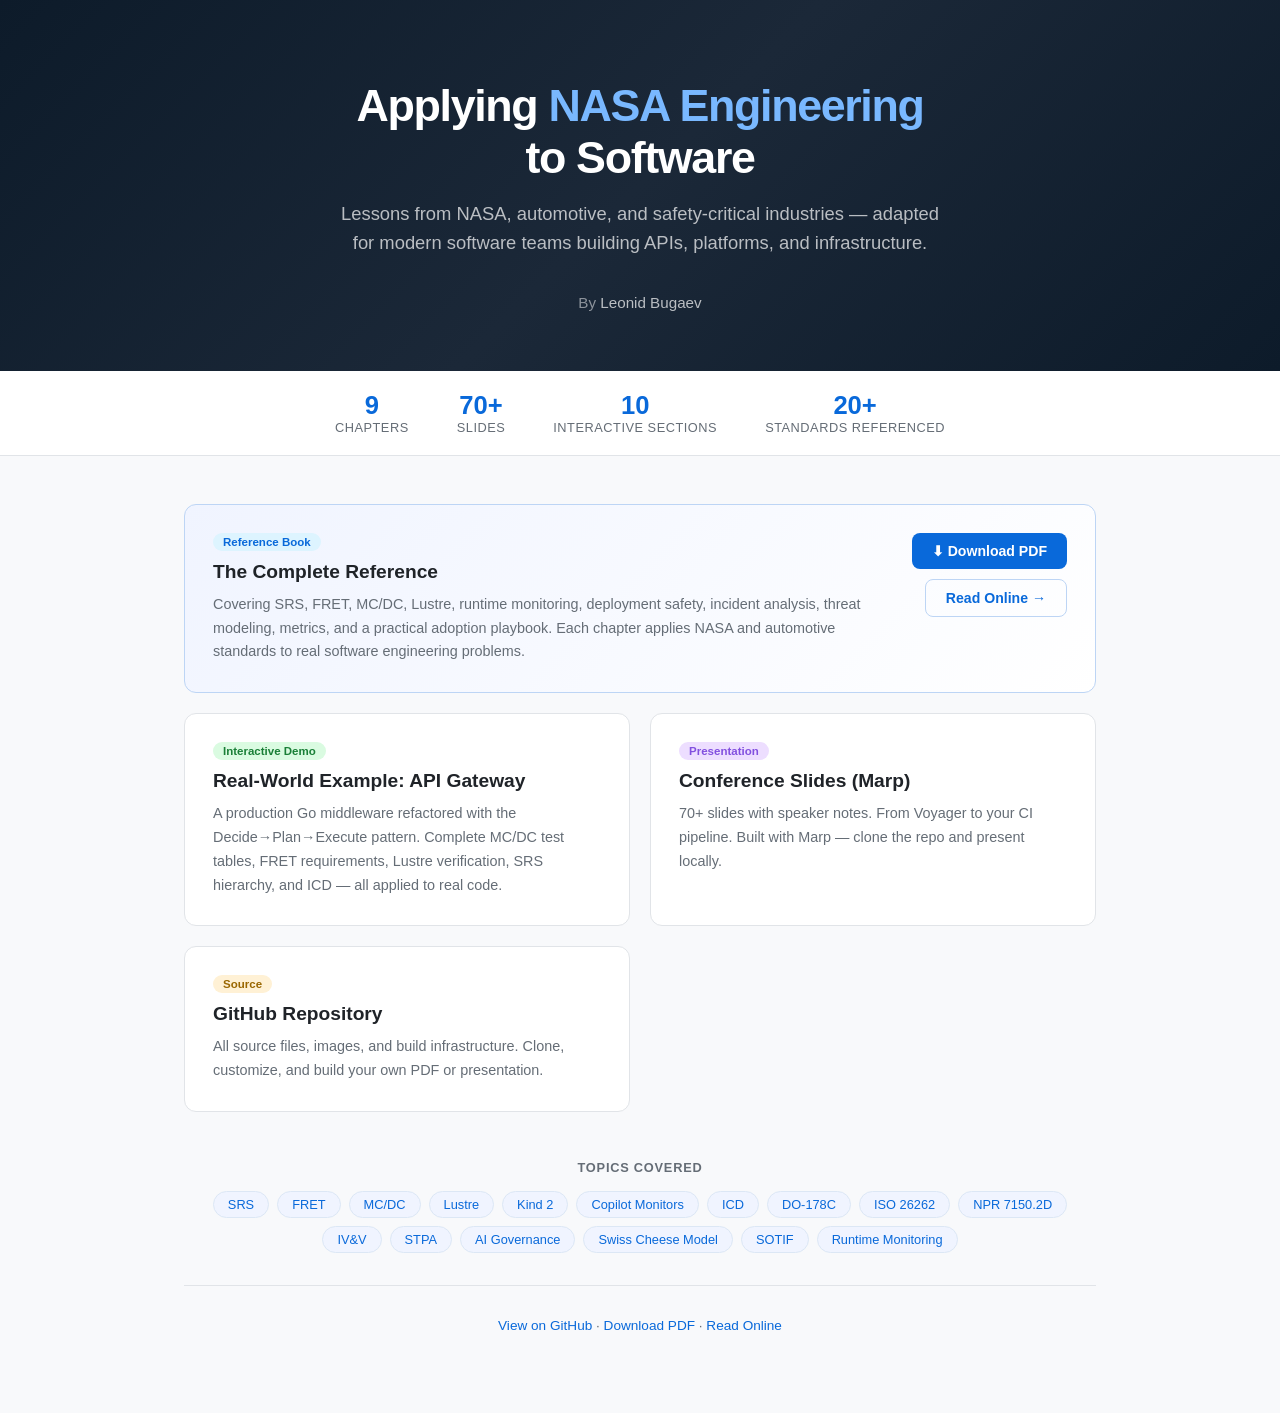
<file: index.html>
<!DOCTYPE html>
<html lang="en">
<head>
<meta charset="UTF-8">
<meta name="viewport" content="width=device-width, initial-scale=1.0">
<title>Applying NASA Engineering to Software</title>
<style>
  * { margin: 0; padding: 0; box-sizing: border-box; }

  body {
    font-family: -apple-system, BlinkMacSystemFont, 'Segoe UI', Helvetica, Arial, sans-serif;
    background: #f8f9fb;
    color: #1f2328;
    min-height: 100vh;
    padding: 0;
  }

  /* Hero */
  .hero {
    background: linear-gradient(135deg, #0d1b2a 0%, #1b2838 50%, #0d1b2a 100%);
    color: #fff;
    padding: 80px 24px 60px;
    text-align: center;
  }

  .hero h1 {
    font-size: 2.8em;
    font-weight: 800;
    letter-spacing: -0.03em;
    line-height: 1.15;
    margin-bottom: 16px;
  }

  .hero h1 .hl { color: #79b8ff; }

  .hero .subtitle {
    font-size: 1.15em;
    color: rgba(255,255,255,0.7);
    max-width: 600px;
    margin: 0 auto 36px;
    line-height: 1.6;
  }

  .hero .author {
    font-size: 0.95em;
    color: rgba(255,255,255,0.5);
    font-weight: 500;
  }

  .hero .author a { color: rgba(255,255,255,0.7); text-decoration: none; }
  .hero .author a:hover { color: #fff; }

  /* Stats bar */
  .stats-bar {
    background: #fff;
    border-bottom: 1px solid #e1e4e8;
    padding: 20px 24px;
    display: flex;
    justify-content: center;
    gap: 48px;
    flex-wrap: wrap;
  }

  .stat { text-align: center; }
  .stat-value { font-size: 1.6em; font-weight: 800; color: #0969da; }
  .stat-label { font-size: 0.8em; color: #656d76; font-weight: 500; text-transform: uppercase; letter-spacing: 0.04em; }

  /* Main content */
  .main {
    max-width: 960px;
    margin: 0 auto;
    padding: 48px 24px 80px;
  }

  .section-title {
    font-size: 0.8em;
    font-weight: 700;
    text-transform: uppercase;
    letter-spacing: 0.06em;
    color: #656d76;
    margin-bottom: 16px;
  }

  /* Cards */
  .cards {
    display: grid;
    grid-template-columns: 1fr 1fr;
    gap: 20px;
    margin-bottom: 48px;
  }

  .card-featured {
    grid-column: 1 / -1;
  }

  @media (max-width: 640px) {
    .cards { grid-template-columns: 1fr; }
    .hero h1 { font-size: 2em; }
    .stats-bar { gap: 24px; }
  }

  .card {
    background: #fff;
    border: 1px solid #e1e4e8;
    border-radius: 12px;
    padding: 28px;
    text-decoration: none;
    color: #1f2328;
    transition: all 0.2s;
    display: flex;
    flex-direction: column;
    gap: 10px;
  }

  .card:hover {
    border-color: #0969da;
    box-shadow: 0 4px 16px rgba(9,105,218,0.1);
    transform: translateY(-2px);
  }

  .card-featured {
    display: grid;
    grid-template-columns: 1fr auto;
    align-items: start;
    gap: 20px;
    background: linear-gradient(135deg, #f0f4ff 0%, #fff 100%);
    border-color: #bdd5f5;
  }

  .card-featured:hover { border-color: #0969da; }

  .card-featured .card-content {
    display: flex;
    flex-direction: column;
    gap: 10px;
  }

  .card-featured .card-actions {
    display: flex;
    flex-direction: column;
    gap: 10px;
    align-items: flex-end;
  }

  .card-title {
    font-size: 1.2em;
    font-weight: 700;
    color: #1f2328;
  }

  .card-desc {
    color: #656d76;
    font-size: 0.9em;
    line-height: 1.65;
  }

  .badge {
    display: inline-block;
    padding: 3px 10px;
    border-radius: 12px;
    font-size: 0.72em;
    font-weight: 600;
    width: fit-content;
  }

  .badge-blue { background: #ddf4ff; color: #0969da; }
  .badge-green { background: #dafbe1; color: #1a7f37; }
  .badge-purple { background: #eddeff; color: #8250df; }
  .badge-orange { background: #fff1d5; color: #9a6700; }

  .btn {
    display: inline-flex;
    align-items: center;
    gap: 6px;
    padding: 10px 20px;
    border-radius: 8px;
    font-size: 0.88em;
    font-weight: 600;
    text-decoration: none;
    transition: all 0.15s;
    white-space: nowrap;
  }

  .btn-primary {
    background: #0969da;
    color: #fff;
  }
  .btn-primary:hover { background: #0757b5; }

  .btn-outline {
    background: transparent;
    color: #0969da;
    border: 1px solid #bdd5f5;
  }
  .btn-outline:hover { background: #f0f4ff; border-color: #0969da; }

  /* Topics */
  .topics {
    display: flex;
    flex-wrap: wrap;
    gap: 8px;
    justify-content: center;
    margin-bottom: 32px;
  }

  .topic {
    padding: 5px 14px;
    border-radius: 20px;
    font-size: 0.8em;
    font-weight: 500;
    background: #f0f4ff;
    color: #0969da;
    border: 1px solid #dce7f5;
  }

  /* Footer */
  .footer {
    text-align: center;
    color: #656d76;
    font-size: 0.85em;
    padding-top: 32px;
    border-top: 1px solid #e1e4e8;
  }

  .footer a { color: #0969da; text-decoration: none; }
  .footer a:hover { text-decoration: underline; }
</style>
</head>
<body>

<div class="hero">
  <h1>Applying <span class="hl">NASA Engineering</span><br>to Software</h1>
  <p class="subtitle">
    Lessons from NASA, automotive, and safety-critical industries — adapted for modern software teams building APIs, platforms, and infrastructure.
  </p>
  <p class="author">By <a href="https://github.com/buger">Leonid Bugaev</a></p>
</div>

<div class="stats-bar">
  <div class="stat">
    <div class="stat-value">9</div>
    <div class="stat-label">Chapters</div>
  </div>
  <div class="stat">
    <div class="stat-value">70+</div>
    <div class="stat-label">Slides</div>
  </div>
  <div class="stat">
    <div class="stat-value">10</div>
    <div class="stat-label">Interactive Sections</div>
  </div>
  <div class="stat">
    <div class="stat-value">20+</div>
    <div class="stat-label">Standards Referenced</div>
  </div>
</div>

<div class="main">

  <div class="cards">

    <!-- Featured: Book -->
    <a href="book.html" class="card card-featured">
      <div class="card-content">
        <span class="badge badge-blue">Reference Book</span>
        <div class="card-title">The Complete Reference</div>
        <div class="card-desc">
          Covering SRS, FRET, MC/DC, Lustre, runtime monitoring, deployment safety, incident analysis, threat modeling, metrics, and a practical adoption playbook. Each chapter applies NASA and automotive standards to real software engineering problems.
        </div>
      </div>
      <div class="card-actions">
        <span class="btn btn-primary" onclick="event.preventDefault(); window.location.href='nasa-engineering-for-software.pdf';">⬇ Download PDF</span>
        <span class="btn btn-outline">Read Online →</span>
      </div>
    </a>

    <!-- Interactive Demo -->
    <a href="mcdc_middleware_refactoring.html" class="card">
      <span class="badge badge-green">Interactive Demo</span>
      <div class="card-title">Real-World Example: API Gateway</div>
      <div class="card-desc">
        A production Go middleware refactored with the Decide→Plan→Execute pattern. Complete MC/DC test tables, FRET requirements, Lustre verification, SRS hierarchy, and ICD — all applied to real code.
      </div>
    </a>

    <!-- Presentation -->
    <a href="https://github.com/buger/nasa-presentation/blob/main/presentation.md" class="card">
      <span class="badge badge-purple">Presentation</span>
      <div class="card-title">Conference Slides (Marp)</div>
      <div class="card-desc">
        70+ slides with speaker notes. From Voyager to your CI pipeline. Built with Marp — clone the repo and present locally.
      </div>
    </a>

    <!-- GitHub -->
    <a href="https://github.com/buger/nasa-presentation" class="card">
      <span class="badge badge-orange">Source</span>
      <div class="card-title">GitHub Repository</div>
      <div class="card-desc">
        All source files, images, and build infrastructure. Clone, customize, and build your own PDF or presentation.
      </div>
    </a>

  </div>

  <p class="section-title" style="text-align: center;">Topics Covered</p>

  <div class="topics">
    <span class="topic">SRS</span>
    <span class="topic">FRET</span>
    <span class="topic">MC/DC</span>
    <span class="topic">Lustre</span>
    <span class="topic">Kind 2</span>
    <span class="topic">Copilot Monitors</span>
    <span class="topic">ICD</span>
    <span class="topic">DO-178C</span>
    <span class="topic">ISO 26262</span>
    <span class="topic">NPR 7150.2D</span>
    <span class="topic">IV&amp;V</span>
    <span class="topic">STPA</span>
    <span class="topic">AI Governance</span>
    <span class="topic">Swiss Cheese Model</span>
    <span class="topic">SOTIF</span>
    <span class="topic">Runtime Monitoring</span>
  </div>

  <div class="footer">
    <a href="https://github.com/buger/nasa-presentation">View on GitHub</a> ·
    <a href="nasa-engineering-for-software.pdf" download>Download PDF</a> ·
    <a href="book.html">Read Online</a>
  </div>

</div>

</body>
</html>
</file>
